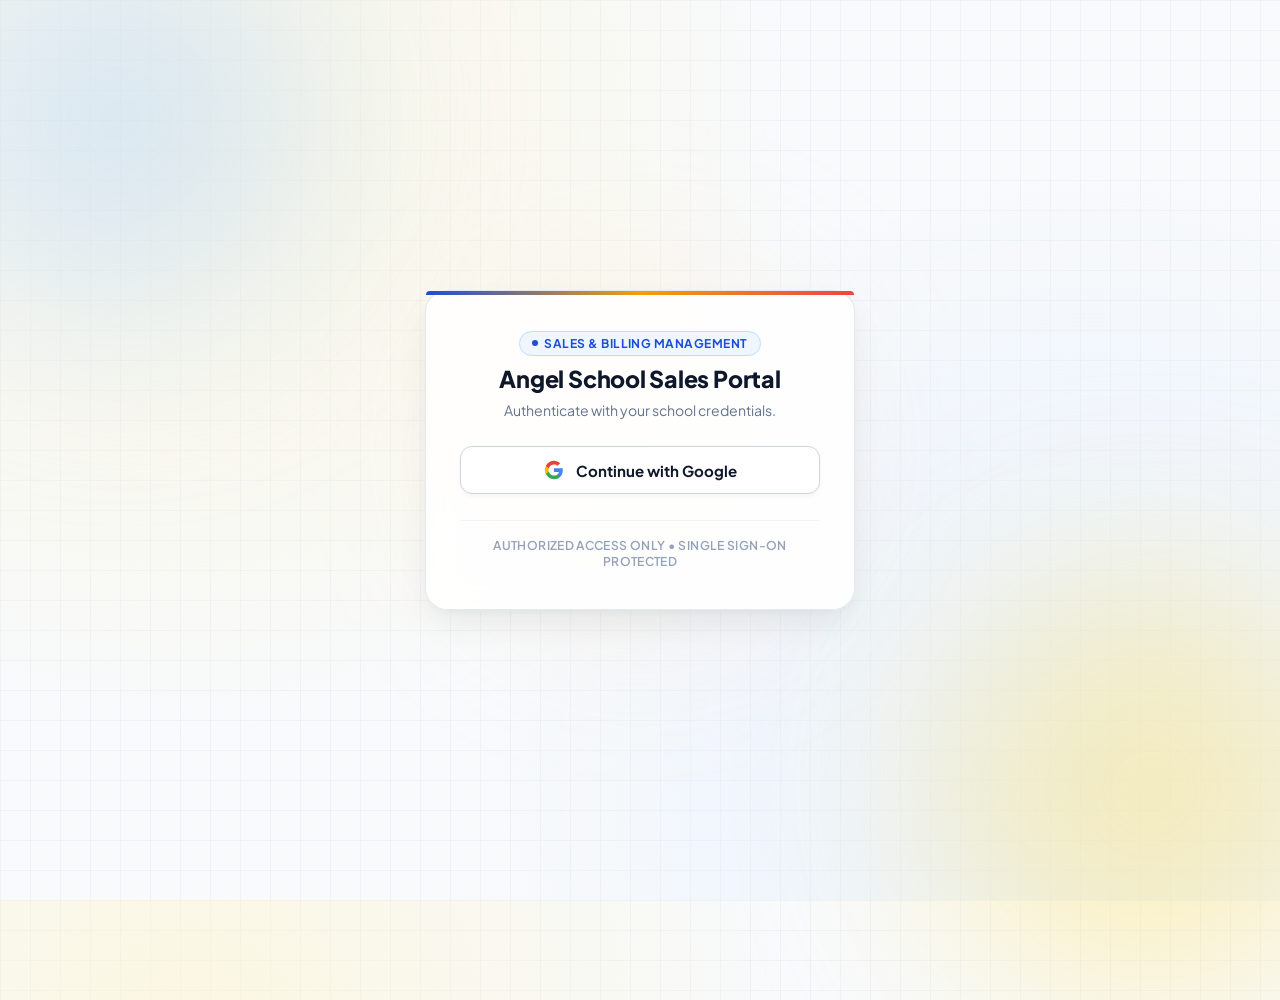
<file: index.html>
<!DOCTYPE html>
<html lang="en">
<head>
    <meta charset="UTF-8" />
    <meta name="viewport" content="width=device-width, initial-scale=1.0" />
    <title>School Sales Portal | Uniform Entry</title>
    <link rel="stylesheet" href="style.css" />
    <link rel="icon" type="image/png" sizes="32x32" href="school logo.png" />
</head>
<body>
<div class="container">
    <!-- Navbar -->
    <header class="navbar">
        <div class="nav-brand">
            👋 Welcome, <span id="userEmailDisplay" class="welcome-user">Accountant</span>
        </div>
        <nav class="nav-links">
            <div class="nav-dropdown active">
                <button type="button" class="nav-dropbtn">Uniform ▾</button>
                <div class="dropdown-menu">
                    <a href="index.html" class="dropdown-item active">Daily Sales</a>
                    <a href="monthly-sales.html" class="dropdown-item">Monthly Report</a>
                </div>
            </div>
            <div class="nav-dropdown">
                <button type="button" class="nav-dropbtn">Books ▾</button>
                <div class="dropdown-menu">
                    <a href="books-daily.html" class="dropdown-item">Daily Sales</a>
                    <a href="books-monthly.html" class="dropdown-item">Monthly Report</a>
                </div>
            </div>
            <button id="authBtn" type="button" class="logout-btn">Logout</button>
        </nav>
    </header>

    <div id="appContainer" style="display: none;">
        <header class="header">
            <div class="header-title-box">
                <h1>Angel School Sales - Uniform Department</h1>
                <p>New Bill Entry Portal</p>
            </div>
            <div class="school-crest-badge">
                <img src="school logo.png" alt="Angel High School Crest" />
                <span>Work is Worship</span>
            </div>
        </header>

        <!-- New Uniform Bill Card -->
        <section class="card">
            <h2>New Uniform Bill</h2>
            <form id="billForm">
                <div class="bill-info">
                    <div class="form-group">
                        <label for="branch">Branch *</label>
                        <select id="branch" required>
                            <option value="">Select Branch</option>
                            <option value="Hadapsar">Hadapsar</option>
                            <option value="Loni">Loni</option>
                            <option value="Fursungi">Fursungi</option>
                            <option value="Urli">Urli</option>
                        </select>
                    </div>

                    <div class="form-group">
                        <label for="studentName">Student Name *</label>
                        <input type="text" id="studentName" placeholder="Enter student's full name" required />
                    </div>

                    <div class="form-group">
                        <label for="billDate">Bill Date *</label>
                        <input type="date" id="billDate" required />
                    </div>

                    <div class="form-group">
                        <label for="billNo">Bill No. *</label>
                        <input type="text" id="billNo" placeholder="Auto-generates (e.g. U0001)" required />
                    </div>

                    <div class="form-group">
                        <label for="standard">Std. *</label>
                        <select id="standard" required>
                            <option value="">Select Standard</option>
                            <option value="Nursery">Nursery</option>
                            <option value="jr. kg.">jr. kg.</option>
                            <option value="sr. kg.">sr. kg.</option>
                            <option value="I">I</option>
                            <option value="II">II</option>
                            <option value="III">III</option>
                            <option value="IV">IV</option>
                            <option value="V">V</option>
                            <option value="VI">VI</option>
                            <option value="VII">VII</option>
                            <option value="VIII">VIII</option>
                            <option value="IX">IX</option>
                            <option value="X">X</option>
                            <option value="XI">XI</option>
                            <option value="XII">XII</option>
                        </select>
                    </div>

                    <div class="form-group">
                        <label for="gender">Gender *</label>
                        <select id="gender" required>
                            <option value="">Select Gender</option>
                            <option value="BOYS">BOYS</option>
                            <option value="GIRLS">GIRLS</option>
                        </select>
                    </div>

                    <div class="form-group">
                        <label for="paymentMode">Payment Mode *</label>
                        <select id="paymentMode" required>
                            <option value="">Select Payment Mode</option>
                            <option value="Cash">Cash</option>
                            <option value="Online">Online</option>
                        </select>
                    </div>

                    <div class="form-group" id="transactionIdGroup" style="display: none;">
                        <label for="transactionId">Transaction ID *</label>
                        <input type="text" id="transactionId" placeholder="Enter transaction ID" />
                    </div>
                </div>

                <!-- Uniform Items Section -->
                <div class="items-section">
                    <div class="items-header">
                        <div>
                            <h3>Items *</h3>
                            <p class="items-help">Add uniform items (Prices auto-sync based on Std & Gender)</p>
                        </div>
                        <button type="button" id="addItemBtn" class="add-item-btn">+ Add Item</button>
                    </div>

                    <div class="item-row item-header-row">
                        <div>Item *</div>
                        <div>Size</div>
                        <div>Qty. *</div>
                        <div>Amount (₹) *</div>
                        <div></div>
                    </div>

                    <div id="itemsContainer"></div>

                    <div class="bill-total">
                        <span>Total</span>
                        <strong id="billTotal">₹0.00</strong>
                    </div>

                    <div class="form-actions">
                        <button type="submit" class="save-btn">Save Bill</button>
                        <button type="button" id="clearBtn" class="clear-btn">Clear</button>
                    </div>
                </div>
            </form>
        </section>

        <footer>
            <p>© 2026 School Sales Portal • Uniform Department</p>
        </footer>
    </div>
</div>

<script src="prices.js"></script>
<script src="app.js"></script>
</body>
</html>
</file>
<file: style.css>
@import url('https://fonts.googleapis.com/css2?family=Plus+Jakarta+Sans:wght@400;500;600;700;800&display=swap');

:root {
  /* School Crest Palette */
  --crest-blue: #1d4ed8;       /* Deep Royal / Navy */
  --crest-blue-light: #eff6ff; /* Soft sky wash */
  --crest-gold: #f59e0b;       /* Warm sunrise gold */
  --crest-gold-soft: #fef3c7;  /* Gentle butter cream */
  --crest-red: #ef4444;        /* Ribbon red */
  --crest-red-soft: #fee2e2;
  --crest-green: #10b981;      /* Fresh academic green */
  --crest-green-hover: #059669;

  /* Neutrals & Surfaces */
  --bg-page: #f8fafc;
  --surface: rgba(255, 255, 255, 0.95);
  --surface-border: #e2e8f0;
  --text-main: #0f172a;
  --text-muted: #64748b;
  --shadow-soft: 0 4px 16px -2px rgba(15, 23, 42, 0.05), 0 2px 6px -1px rgba(15, 23, 42, 0.03);
  --radius-card: 18px;
  --radius-input: 10px;
}

* {
  box-sizing: border-box;
  margin: 0;
  padding: 0;
}

body {
  font-family: 'Plus Jakarta Sans', system-ui, -apple-system, sans-serif;
  background-color: var(--bg-page);
  background-image: 
    radial-gradient(circle at 10% 10%, rgba(254, 243, 199, 0.45) 0%, transparent 40%),
    radial-gradient(circle at 90% 90%, rgba(219, 234, 254, 0.5) 0%, transparent 40%),
    linear-gradient(to right, rgba(226, 232, 240, 0.35) 1px, transparent 1px),
    linear-gradient(to bottom, rgba(226, 232, 240, 0.35) 1px, transparent 1px);
  background-size: 100% 100%, 100% 100%, 28px 28px, 28px 28px;
  background-attachment: fixed;
  color: var(--text-main);
  -webkit-font-smoothing: antialiased;
  overflow-x: hidden;
  line-height: 1.5;
}

.container {
  width: 94%;
  max-width: 1240px;
  margin: 20px auto 40px auto;
}

/* ==================================================
   1. NAVIGATION BAR
================================================== */
.navbar {
  background: var(--surface);
  backdrop-filter: blur(14px);
  -webkit-backdrop-filter: blur(14px);
  border: 1px solid rgba(226, 232, 240, 0.85);
  border-radius: var(--radius-card);
  padding: 12px 22px;
  margin-bottom: 22px;
  display: flex;
  align-items: center;
  justify-content: space-between;
  box-shadow: var(--shadow-soft);
  position: relative;
  z-index: 100;
}

.navbar::before {
  content: "";
  position: absolute;
  top: 0;
  left: 0;
  right: 0;
  height: 3px;
  background: linear-gradient(90deg, #1d4ed8 0%, #f59e0b 50%, #ef4444 100%);
  border-top-left-radius: var(--radius-card);
  border-top-right-radius: var(--radius-card);
}

.nav-brand {
  font-size: 0.95rem;
  font-weight: 600;
  color: #334155;
  display: flex;
  align-items: center;
  gap: 10px;
}

.welcome-user {
  color: var(--crest-blue);
  font-weight: 700;
  background: var(--crest-blue-light);
  padding: 4px 12px;
  border-radius: 20px;
  border: 1px solid #bfdbfe;
  font-size: 0.88rem;
}

.nav-links {
  display: flex;
  align-items: center;
  gap: 10px;
}

.nav-dropdown {
  position: relative;
}

.nav-dropbtn {
  background: #f1f5f9;
  border: 1px solid #e2e8f0;
  cursor: pointer;
  font-family: inherit;
  font-size: 0.88rem;
  font-weight: 600;
  color: #475569;
  padding: 8px 16px;
  border-radius: 10px;
  display: flex;
  align-items: center;
  gap: 6px;
  transition: all 0.2s cubic-bezier(0.4, 0, 0.2, 1);
}

.nav-dropbtn:hover {
  background: #e2e8f0;
  color: var(--text-main);
  transform: translateY(-1px);
}

.nav-dropdown.active .nav-dropbtn {
  background: var(--crest-blue);
  color: #ffffff;
  border-color: var(--crest-blue);
  box-shadow: 0 3px 8px rgba(29, 78, 216, 0.25);
}

.dropdown-menu {
  display: none;
  position: absolute;
  top: calc(100% + 6px);
  right: 0;
  background: #ffffff;
  min-width: 180px;
  border-radius: 12px;
  box-shadow: 0 10px 25px -5px rgba(0, 0, 0, 0.15), 0 8px 10px -6px rgba(0, 0, 0, 0.05);
  border: 1px solid #cbd5e1;
  padding: 6px;
  z-index: 9999;
}

.nav-dropdown:hover .dropdown-menu,
.nav-dropdown:focus-within .dropdown-menu {
  display: block;
}

.dropdown-item {
  display: block;
  text-decoration: none;
  padding: 9px 14px;
  border-radius: 8px;
  font-size: 0.86rem;
  font-weight: 500;
  color: #475569;
  transition: all 0.15s ease;
}

.dropdown-item:hover {
  background: #f8fafc;
  color: var(--crest-blue);
  padding-left: 17px;
}

.dropdown-item.active {
  background: var(--crest-blue-light);
  color: var(--crest-blue);
  font-weight: 700;
}

.logout-btn {
  background: var(--crest-red-soft);
  color: #b91c1c;
  border: 1px solid #fecaca;
  padding: 8px 16px;
  border-radius: 10px;
  font-size: 0.88rem;
  font-weight: 600;
  cursor: pointer;
  transition: all 0.2s ease;
  margin-left: 4px;
}

.logout-btn:hover {
  background: var(--crest-red);
  color: #ffffff;
  border-color: var(--crest-red);
  transform: translateY(-1.5px);
  box-shadow: 0 4px 10px rgba(239, 68, 68, 0.25);
}

/* ==================================================
   2. CARDS & HEADERS
================================================== */
.card {
  background: var(--surface);
  backdrop-filter: blur(12px);
  border: 1px solid rgba(226, 232, 240, 0.9);
  padding: 26px 30px;
  border-radius: var(--radius-card);
  margin-bottom: 22px;
  box-shadow: var(--shadow-soft);
  transition: box-shadow 0.2s ease;
}

.card:hover {
  box-shadow: 0 6px 20px -3px rgba(15, 23, 42, 0.07);
}

.card h2 {
  font-size: 1.15rem;
  font-weight: 700;
  color: #0f172a;
  margin-bottom: 20px;
  display: flex;
  align-items: center;
  gap: 8px;
}

.header {
  background: var(--surface);
  backdrop-filter: blur(12px);
  border: 1px solid rgba(226, 232, 240, 0.9);
  padding: 24px 30px;
  border-radius: var(--radius-card);
  margin-bottom: 22px;
  box-shadow: var(--shadow-soft);
  display: flex;
  align-items: center;
  justify-content: space-between;
  flex-wrap: wrap;
  gap: 16px;
}

.header-title-box h1 {
  font-size: 1.5rem;
  font-weight: 800;
  color: #0f172a;
  letter-spacing: -0.02em;
}

.header-title-box p {
  color: var(--text-muted);
  font-size: 0.9rem;
  margin-top: 2px;
}

.school-crest-badge {
  display: flex;
  align-items: center;
  gap: 12px;
  background: #ffffff;
  border: 1px solid #e2e8f0;
  padding: 6px 14px 6px 8px;
  border-radius: 40px;
  box-shadow: 0 2px 5px rgba(0, 0, 0, 0.04);
}

.school-crest-badge img {
  width: 38px;
  height: 38px;
  object-fit: contain;
}

.school-crest-badge span {
  font-size: 0.8rem;
  font-weight: 700;
  color: #334155;
  text-transform: uppercase;
  letter-spacing: 0.04em;
}

/* ==================================================
   3. FORM INPUTS & SHARED FIELDS
================================================== */
.form-group {
  display: flex;
  flex-direction: column;
  width: 100%;
}

.form-group label {
  font-size: 0.78rem;
  font-weight: 700;
  color: #475569;
  margin-bottom: 6px;
  text-transform: uppercase;
  letter-spacing: 0.03em;
}

input,
select {
  width: 100%;
  height: 42px;
  padding: 8px 12px;
  border: 1.5px solid #cbd5e1;
  border-radius: var(--radius-input);
  font-size: 0.9rem;
  color: #0f172a;
  background: #ffffff;
  font-family: inherit;
  transition: all 0.2s ease;
}

input:focus,
select:focus {
  outline: none;
  border-color: var(--crest-blue);
  box-shadow: 0 0 0 3px rgba(29, 78, 216, 0.12);
  background-color: #ffffff;
}

button {
  border: none;
  border-radius: var(--radius-input);
  padding: 10px 18px;
  font-size: 0.88rem;
  font-weight: 600;
  font-family: inherit;
  cursor: pointer;
  display: inline-flex;
  align-items: center;
  justify-content: center;
  transition: all 0.2s ease;
}

/* ==================================================
   4. REPORT CONTROLS TOOLBAR (SOLVES THE SCREEN ISSUE)
================================================== */
.report-controls {
  display: flex;
  flex-wrap: wrap;
  align-items: flex-end;
  gap: 14px;
  padding: 16px 20px;
  background: #f8fafc;
  border: 1px solid #e2e8f0;
  border-radius: 14px;
  margin-bottom: 22px;
}

.report-controls .form-group {
  flex: 1 1 180px;
  min-width: 160px;
  max-width: 220px;
}

.report-buttons {
  display: flex;
  align-items: center;
  gap: 8px;
  flex-wrap: wrap;
  margin-left: auto;
}

.secondary-btn {
  background: #0f172a;
  color: #ffffff;
}

.secondary-btn:hover {
  background: var(--crest-blue);
  transform: translateY(-1px);
}

.clear-btn {
  background: #ffffff;
  color: #475569;
  border: 1.5px solid #cbd5e1;
}

.clear-btn:hover {
  background: #f1f5f9;
  color: #0f172a;
}

.save-btn {
  background: var(--crest-green);
  color: #ffffff;
}

.save-btn:hover {
  background: var(--crest-green-hover);
  transform: translateY(-1px);
}

/* ==================================================
   5. SUMMARY KPI CARDS (REPORT PAGES)
================================================== */
.monthly-summary {
  display: grid;
  grid-template-columns: repeat(auto-fit, minmax(220px, 1fr));
  gap: 16px;
  margin-top: 20px;
}

.summary-box {
  background: #ffffff;
  border: 1.5px solid #e2e8f0;
  padding: 18px 22px;
  border-radius: 14px;
  box-shadow: 0 1px 3px rgba(0, 0, 0, 0.02);
}

.summary-box span {
  display: block;
  color: #64748b;
  font-size: 0.78rem;
  font-weight: 700;
  text-transform: uppercase;
  letter-spacing: 0.02em;
  margin-bottom: 6px;
}

.summary-box strong {
  font-size: 1.6rem;
  color: var(--crest-blue);
  font-weight: 800;
}

/* ==================================================
   6. BILL ENTRY GRID & ITEM ROWS (DAILY PAGES)
================================================== */
.bill-info {
  display: grid;
  grid-template-columns: repeat(auto-fit, minmax(210px, 1fr));
  gap: 16px;
  margin-bottom: 26px;
}

.items-section {
  margin-top: 14px;
  background: #fdfefe;
  border: 1px solid #e2e8f0;
  border-radius: 14px;
  padding: 20px;
}

.items-header {
  display: flex;
  justify-content: space-between;
  align-items: center;
  flex-wrap: wrap;
  gap: 10px;
  margin-bottom: 16px;
}

.items-header h3 {
  font-size: 1.05rem;
  font-weight: 700;
  color: #0f172a;
}

.items-help {
  color: var(--text-muted);
  font-size: 0.8rem;
  margin-top: 2px;
}

.add-item-btn {
  background: #0f172a;
  color: #ffffff;
  padding: 8px 16px;
  border-radius: 10px;
  font-size: 0.85rem;
  font-weight: 600;
}

.add-item-btn:hover {
  background: var(--crest-blue);
}

.item-row {
  display: grid;
  grid-template-columns: minmax(180px, 2fr) 95px 130px 38px;
  gap: 10px;
  align-items: center;
  margin-bottom: 10px;
}

.item-header-row {
  font-size: 0.78rem;
  font-weight: 700;
  color: #64748b;
  text-transform: uppercase;
  letter-spacing: 0.03em;
  margin-bottom: 6px;
}

.item-amount[readonly] {
  background: #f8fafc;
  color: #0f172a;
  font-weight: 700;
  cursor: default;
  border-color: #e2e8f0;
}

.remove-item-btn {
  width: 38px;
  height: 38px;
  background: var(--crest-red-soft);
  color: var(--crest-red);
  border: 1px solid #fee2e2;
  font-size: 1.15rem;
  border-radius: 10px;
  display: flex;
  align-items: center;
  justify-content: center;
  cursor: pointer;
}

.remove-item-btn:hover {
  background: var(--crest-red);
  color: #ffffff;
}

.bill-total {
  margin-top: 20px;
  padding: 16px 20px;
  background: linear-gradient(135deg, #eff6ff 0%, #fef3c7 100%);
  border: 1px solid #dbeafe;
  border-radius: 12px;
  display: flex;
  justify-content: flex-end;
  align-items: center;
  gap: 16px;
}

.bill-total span {
  font-size: 0.95rem;
  font-weight: 700;
  color: #334155;
  text-transform: uppercase;
}

.bill-total strong {
  font-size: 1.55rem;
  color: var(--crest-blue);
  font-weight: 800;
}

.form-actions {
  display: flex;
  justify-content: flex-end;
  gap: 12px;
  margin-top: 20px;
}

/* ==================================================
   7. DATA TABLES
================================================== */
.section-header {
  display: flex;
  justify-content: space-between;
  align-items: center;
  flex-wrap: wrap;
  gap: 12px;
  margin-bottom: 18px;
}

.today-summary {
  font-size: 0.88rem;
  color: #475569;
  background: #f8fafc;
  padding: 6px 14px;
  border-radius: 8px;
  border: 1px solid #e2e8f0;
}

.today-summary strong {
  color: var(--crest-blue);
}

.table-container {
  width: 100%;
  overflow-x: auto;
  -webkit-overflow-scrolling: touch;
  border: 1px solid #e2e8f0;
  border-radius: 12px;
  background: #ffffff;
}

table {
  width: 100%;
  border-collapse: collapse;
  min-width: 850px;
}

th, td {
  padding: 12px 16px;
  text-align: left;
  border-bottom: 1px solid #f1f5f9;
  vertical-align: middle;
}

th {
  background: #f8fafc;
  font-size: 0.78rem;
  font-weight: 700;
  color: #475569;
  text-transform: uppercase;
  white-space: nowrap;
}

td {
  font-size: 0.88rem;
  color: #334155;
}

tbody tr:hover {
  background-color: #f8fafc;
}

.empty-message {
  text-align: center;
  padding: 36px;
  color: #94a3b8;
  font-size: 0.9rem;
}

footer {
  text-align: center;
  padding: 24px 0 10px 0;
  color: #94a3b8;
  font-size: 0.8rem;
  font-weight: 500;
}

/* ==================================================
   8. MOBILE RESPONSIVENESS
================================================== */
@media (max-width: 768px) {
  .report-controls {
    flex-direction: column;
    align-items: stretch;
  }

  .report-controls .form-group {
    max-width: 100%;
  }

  .report-buttons {
    width: 100%;
    margin-left: 0;
  }

  .report-buttons button {
    flex: 1 1 45%;
  }

  .navbar {
    flex-direction: column;
    align-items: stretch;
    gap: 12px;
  }

  .nav-brand {
    justify-content: center;
  }

  .nav-links {
    justify-content: space-between;
    width: 100%;
  }
}
</file>
<file: login.css>
* {
  margin: 0;
  padding: 0;
  box-sizing: border-box;
}

body {
  min-height: 100vh;
  display: flex;
  align-items: center;
  justify-content: center;
  background-color: #f8fafc;
  font-family: 'Plus Jakarta Sans', system-ui, -apple-system, sans-serif;
  color: #0f172a;
  position: relative;
  overflow: hidden;
  padding: 20px;
  /* Soft academic grid */
  background-image: 
    radial-gradient(circle at 15% 15%, rgba(254, 243, 199, 0.5) 0%, transparent 45%),
    radial-gradient(circle at 85% 85%, rgba(219, 234, 254, 0.6) 0%, transparent 45%),
    linear-gradient(to right, rgba(226, 232, 240, 0.4) 1px, transparent 1px),
    linear-gradient(to bottom, rgba(226, 232, 240, 0.4) 1px, transparent 1px);
  background-size: 100% 100%, 100% 100%, 30px 30px, 30px 30px;
}

/* Ambient glow */
.blob {
  position: absolute;
  border-radius: 50%;
  filter: blur(100px);
  z-index: 0;
  opacity: 0.55;
  pointer-events: none;
}

.blob-1 {
  width: 400px;
  height: 400px;
  background: #bfdbfe; /* School Blue */
  top: -80px;
  left: -80px;
}

.blob-2 {
  width: 420px;
  height: 420px;
  background: #fde68a; /* School Gold */
  bottom: -100px;
  right: -80px;
}

.blob-3 {
  width: 280px;
  height: 280px;
  background: #fed7aa; /* Warm Sunrise */
  top: 50%;
  left: 50%;
  transform: translate(-50%, -50%);
  opacity: 0.35;
}

/* School Shield Glass Card */
.login-card {
  position: relative;
  z-index: 10;
  width: 100%;
  max-width: 430px;
  background: rgba(255, 255, 255, 0.88);
  backdrop-filter: blur(18px);
  -webkit-backdrop-filter: blur(18px);
  border: 1px solid rgba(226, 232, 240, 0.9);
  border-radius: 22px;
  padding: 40px 34px;
  box-shadow: 
    0 16px 36px -6px rgba(15, 23, 42, 0.08),
    0 4px 12px -2px rgba(15, 23, 42, 0.04);
  display: flex;
  flex-direction: column;
  gap: 26px;
  text-align: center;
}

.login-card::before {
  content: "";
  position: absolute;
  top: 0;
  left: 0;
  right: 0;
  height: 4px;
  border-radius: 22px 22px 0 0;
  background: linear-gradient(90deg, #1d4ed8 0%, #f59e0b 50%, #ef4444 100%);
}

.school-logo-img {
  width: 90px;
  height: 90px;
  object-fit: contain;
  margin: 0 auto 4px auto;
  filter: drop-shadow(0 4px 6px rgba(0, 0, 0, 0.06));
}

.card-header {
  display: flex;
  flex-direction: column;
  gap: 8px;
}

.brand-badge {
  display: inline-flex;
  align-items: center;
  gap: 6px;
  padding: 4px 12px;
  background: #eff6ff;
  border: 1px solid #bfdbfe;
  border-radius: 100px;
  font-size: 0.75rem;
  font-weight: 700;
  color: #1d4ed8;
  margin: 0 auto;
  text-transform: uppercase;
  letter-spacing: 0.04em;
}

.badge-dot {
  width: 6px;
  height: 6px;
  background: #1d4ed8;
  border-radius: 50%;
}

h1 {
  font-size: 1.45rem;
  font-weight: 800;
  color: #0f172a;
  letter-spacing: -0.01em;
}

.subtitle {
  font-size: 0.88rem;
  color: #64748b;
  line-height: 1.4;
}

.action-container {
  display: flex;
  flex-direction: column;
  gap: 14px;
}

.google-btn {
  width: 100%;
  display: flex;
  align-items: center;
  justify-content: center;
  gap: 12px;
  padding: 13px 20px;
  border-radius: 12px;
  border: 1.5px solid #cbd5e1;
  background: #ffffff;
  color: #0f172a;
  font-size: 0.94rem;
  font-weight: 700;
  font-family: inherit;
  cursor: pointer;
  transition: all 0.2s cubic-bezier(0.4, 0, 0.2, 1);
  box-shadow: 0 2px 4px rgba(15, 23, 42, 0.04);
}

.google-btn:hover {
  transform: translateY(-2px);
  background: #ffffff;
  border-color: #1d4ed8;
  box-shadow: 0 8px 20px rgba(29, 78, 216, 0.12);
}

.google-btn:active {
  transform: translateY(0);
}

.google-icon {
  width: 20px;
  height: 20px;
  flex-shrink: 0;
}

.card-footer {
  border-top: 1px solid #f1f5f9;
  padding-top: 16px;
}

.card-footer p {
  font-size: 0.76rem;
  color: #94a3b8;
  font-weight: 600;
  text-transform: uppercase;
  letter-spacing: 0.03em;
}

@media (max-width: 480px) {
  .login-card {
    padding: 30px 20px;
  }
}
</file>
<file: frontend/css/style.css>
@import url('https://fonts.googleapis.com/css2?family=Plus+Jakarta+Sans:wght@400;500;600;700;800&display=swap');

:root {
  /* School Crest Palette */
  --crest-blue: #1d4ed8;       /* Deep Royal / Navy */
  --crest-blue-light: #eff6ff; /* Soft sky wash */
  --crest-gold: #f59e0b;       /* Warm sunrise gold */
  --crest-gold-soft: #fef3c7;  /* Gentle butter cream */
  --crest-red: #ef4444;        /* Ribbon red */
  --crest-red-soft: #fee2e2;
  --crest-green: #10b981;      /* Fresh academic green */
  --crest-green-hover: #059669;

  /* Neutrals & Surfaces */
  --bg-page: #f8fafc;
  --surface: rgba(255, 255, 255, 0.95);
  --surface-border: #e2e8f0;
  --text-main: #0f172a;
  --text-muted: #64748b;
  --shadow-soft: 0 4px 16px -2px rgba(15, 23, 42, 0.05), 0 2px 6px -1px rgba(15, 23, 42, 0.03);
  --radius-card: 18px;
  --radius-input: 10px;
}

*, *::before, *::after {
  box-sizing: border-box;
  margin: 0;
  padding: 0;
}

body {
  font-family: 'Plus Jakarta Sans', system-ui, -apple-system, sans-serif;
  background-color: var(--bg-page);
  background-image: 
    radial-gradient(circle at 10% 10%, rgba(254, 243, 199, 0.45) 0%, transparent 40%),
    radial-gradient(circle at 90% 90%, rgba(219, 234, 254, 0.5) 0%, transparent 40%),
    linear-gradient(to right, rgba(226, 232, 240, 0.35) 1px, transparent 1px),
    linear-gradient(to bottom, rgba(226, 232, 240, 0.35) 1px, transparent 1px);
  background-size: 100% 100%, 100% 100%, 28px 28px, 28px 28px;
  background-attachment: fixed;
  color: var(--text-main);
  -webkit-font-smoothing: antialiased;
  overflow-x: hidden;
  line-height: 1.5;
}

.container {
  width: 94%;
  max-width: 1240px;
  margin: 20px auto 40px auto;
}

/* ==================================================
   1. NAVIGATION BAR
================================================== */
.navbar {
  background: var(--surface);
  backdrop-filter: blur(14px);
  -webkit-backdrop-filter: blur(14px);
  border: 1px solid rgba(226, 232, 240, 0.85);
  border-radius: var(--radius-card);
  padding: 12px 22px;
  margin-bottom: 22px;
  display: flex;
  align-items: center;
  justify-content: space-between;
  box-shadow: var(--shadow-soft);
  position: relative;
  z-index: 100;
}

.navbar::before {
  content: "";
  position: absolute;
  top: 0;
  left: 0;
  right: 0;
  height: 3px;
  background: linear-gradient(90deg, #1d4ed8 0%, #f59e0b 50%, #ef4444 100%);
  border-top-left-radius: var(--radius-card);
  border-top-right-radius: var(--radius-card);
}

.nav-brand {
  font-size: 0.95rem;
  font-weight: 600;
  color: #334155;
  display: flex;
  align-items: center;
  gap: 10px;
}

.welcome-user {
  color: var(--crest-blue);
  font-weight: 700;
  background: var(--crest-blue-light);
  padding: 4px 12px;
  border-radius: 20px;
  border: 1px solid #bfdbfe;
  font-size: 0.88rem;
}

.nav-links {
  display: flex;
  align-items: center;
  gap: 10px;
}

.nav-dropdown {
  position: relative;
}

.nav-dropbtn {
  background: #f1f5f9;
  border: 1px solid #e2e8f0;
  cursor: pointer;
  font-family: inherit;
  font-size: 0.88rem;
  font-weight: 600;
  color: #475569;
  padding: 8px 16px;
  border-radius: 10px;
  display: flex;
  align-items: center;
  gap: 6px;
  transition: all 0.2s cubic-bezier(0.4, 0, 0.2, 1);
}

.nav-dropbtn:hover {
  background: #e2e8f0;
  color: var(--text-main);
  transform: translateY(-1px);
}

.nav-dropdown.active .nav-dropbtn {
  background: var(--crest-blue);
  color: #ffffff;
  border-color: var(--crest-blue);
  box-shadow: 0 3px 8px rgba(29, 78, 216, 0.25);
}

.dropdown-menu {
  display: none;
  position: absolute;
  top: calc(100% + 6px);
  right: 0;
  background: #ffffff;
  min-width: 180px;
  border-radius: 12px;
  box-shadow: 0 10px 25px -5px rgba(0, 0, 0, 0.15), 0 8px 10px -6px rgba(0, 0, 0, 0.05);
  border: 1px solid #cbd5e1;
  padding: 6px;
  z-index: 9999;
}

.nav-dropdown:hover .dropdown-menu,
.nav-dropdown:focus-within .dropdown-menu {
  display: block;
}

.dropdown-item {
  display: block;
  text-decoration: none;
  padding: 9px 14px;
  border-radius: 8px;
  font-size: 0.86rem;
  font-weight: 500;
  color: #475569;
  transition: all 0.15s ease;
}

.dropdown-item:hover {
  background: #f8fafc;
  color: var(--crest-blue);
  padding-left: 17px;
}

.dropdown-item.active {
  background: var(--crest-blue-light);
  color: var(--crest-blue);
  font-weight: 700;
}

.logout-btn {
  background: var(--crest-red-soft);
  color: #b91c1c;
  border: 1px solid #fecaca;
  padding: 8px 16px;
  border-radius: 10px;
  font-size: 0.88rem;
  font-weight: 600;
  cursor: pointer;
  transition: all 0.2s ease;
  margin-left: 4px;
}

.logout-btn:hover {
  background: var(--crest-red);
  color: #ffffff;
  border-color: var(--crest-red);
  transform: translateY(-1.5px);
  box-shadow: 0 4px 10px rgba(239, 68, 68, 0.25);
}

/* ==================================================
   2. CARDS & HEADERS
================================================== */
.card {
  background: var(--surface);
  backdrop-filter: blur(12px);
  border: 1px solid rgba(226, 232, 240, 0.9);
  padding: 26px 30px;
  border-radius: var(--radius-card);
  margin-bottom: 22px;
  box-shadow: var(--shadow-soft);
  transition: box-shadow 0.2s ease;
  width: 100%;
  overflow-x: hidden;
}

.card:hover {
  box-shadow: 0 6px 20px -3px rgba(15, 23, 42, 0.07);
}

.card h2 {
  font-size: 1.15rem;
  font-weight: 700;
  color: #0f172a;
  margin-bottom: 20px;
  display: flex;
  align-items: center;
  gap: 8px;
}

.header {
  background: var(--surface);
  backdrop-filter: blur(12px);
  border: 1px solid rgba(226, 232, 240, 0.9);
  padding: 24px 30px;
  border-radius: var(--radius-card);
  margin-bottom: 22px;
  box-shadow: var(--shadow-soft);
  display: flex;
  align-items: center;
  justify-content: space-between;
  flex-wrap: wrap;
  gap: 16px;
}

.header-title-box h1 {
  font-size: 1.5rem;
  font-weight: 800;
  color: #0f172a;
  letter-spacing: -0.02em;
}

.header-title-box p {
  color: var(--text-muted);
  font-size: 0.9rem;
  margin-top: 2px;
}

.school-crest-badge {
  display: flex;
  align-items: center;
  gap: 12px;
  background: #ffffff;
  border: 1px solid #e2e8f0;
  padding: 6px 14px 6px 8px;
  border-radius: 40px;
  box-shadow: 0 2px 5px rgba(0, 0, 0, 0.04);
}

.school-crest-badge img {
  width: 38px;
  height: 38px;
  object-fit: contain;
}

.school-crest-badge span {
  font-size: 0.8rem;
  font-weight: 700;
  color: #334155;
  text-transform: uppercase;
  letter-spacing: 0.04em;
}

/* ==================================================
   3. FORM INPUTS & SHARED FIELDS
================================================== */
.form-group {
  display: flex;
  flex-direction: column;
  width: 100%;
}

.form-group label {
  font-size: 0.78rem;
  font-weight: 700;
  color: #475569;
  margin-bottom: 6px;
  text-transform: uppercase;
  letter-spacing: 0.03em;
}

input,
select {
  width: 100%;
  height: 42px;
  padding: 8px 12px;
  border: 1.5px solid #cbd5e1;
  border-radius: var(--radius-input);
  font-size: 0.9rem;
  color: #0f172a;
  background: #ffffff;
  font-family: inherit;
  transition: all 0.2s ease;
  min-width: 0;
}

input:focus,
select:focus {
  outline: none;
  border-color: var(--crest-blue);
  box-shadow: 0 0 0 3px rgba(29, 78, 216, 0.12);
  background-color: #ffffff;
}

button {
  border: none;
  border-radius: var(--radius-input);
  padding: 10px 18px;
  font-size: 0.88rem;
  font-weight: 600;
  font-family: inherit;
  cursor: pointer;
  display: inline-flex;
  align-items: center;
  justify-content: center;
  transition: all 0.2s ease;
}

/* ==================================================
   4. REPORT CONTROLS TOOLBAR
================================================== */
.report-controls {
  display: flex;
  flex-wrap: wrap;
  align-items: flex-end;
  gap: 14px;
  padding: 16px 20px;
  background: #f8fafc;
  border: 1px solid #e2e8f0;
  border-radius: 14px;
  margin-bottom: 22px;
}

.report-controls .form-group {
  flex: 1 1 180px;
  min-width: 160px;
  max-width: 220px;
}

.report-buttons {
  display: flex;
  align-items: center;
  gap: 8px;
  flex-wrap: wrap;
  margin-left: auto;
}

.secondary-btn {
  background: #0f172a;
  color: #ffffff;
}

.secondary-btn:hover {
  background: var(--crest-blue);
  transform: translateY(-1px);
}

.clear-btn {
  background: #ffffff;
  color: #475569;
  border: 1.5px solid #cbd5e1;
}

.clear-btn:hover {
  background: #f1f5f9;
  color: #0f172a;
}

.save-btn {
  background: var(--crest-green);
  color: #ffffff;
}

.save-btn:hover {
  background: var(--crest-green-hover);
  transform: translateY(-1px);
}

/* ==================================================
   5. SUMMARY KPI CARDS (REPORT PAGES)
================================================== */
.monthly-summary {
  display: grid;
  grid-template-columns: repeat(auto-fit, minmax(220px, 1fr));
  gap: 16px;
  margin-top: 20px;
}

.summary-box {
  background: #ffffff;
  border: 1.5px solid #e2e8f0;
  padding: 18px 22px;
  border-radius: 14px;
  box-shadow: 0 1px 3px rgba(0, 0, 0, 0.02);
}

.summary-box span {
  display: block;
  color: #64748b;
  font-size: 0.78rem;
  font-weight: 700;
  text-transform: uppercase;
  letter-spacing: 0.02em;
  margin-bottom: 6px;
}

.summary-box strong {
  font-size: 1.6rem;
  color: var(--crest-blue);
  font-weight: 800;
}

/* ==================================================
   6. BILL ENTRY GRID & ITEM ROWS (FIXED BOUNDARY)
================================================== */
.bill-info {
  display: grid;
  grid-template-columns: repeat(auto-fit, minmax(210px, 1fr));
  gap: 16px;
  margin-bottom: 26px;
}

.items-section {
  margin-top: 14px;
  background: #fdfefe;
  border: 1px solid #e2e8f0;
  border-radius: 14px;
  padding: 20px;
  width: 100%;
  overflow-x: hidden;
}

.items-header {
  display: flex;
  justify-content: space-between;
  align-items: center;
  flex-wrap: wrap;
  gap: 10px;
  margin-bottom: 16px;
}

.items-header h3 {
  font-size: 1.05rem;
  font-weight: 700;
  color: #0f172a;
}

.items-help {
  color: var(--text-muted);
  font-size: 0.8rem;
  margin-top: 2px;
}

.add-item-btn {
  background: #0f172a;
  color: #ffffff;
  padding: 8px 16px;
  border-radius: 10px;
  font-size: 0.85rem;
  font-weight: 600;
}

.add-item-btn:hover {
  background: var(--crest-blue);
}

/* 5-Column Grid with explicit sizing to stay inside card boundaries */
.item-row,
.item-header-row {
  display: grid;
  grid-template-columns: minmax(160px, 1fr) 90px 75px 115px 38px;
  gap: 10px;
  align-items: center;
  margin-bottom: 10px;
  width: 100%;
}

.item-row select,
.item-row input {
  width: 100%;
  min-width: 0;
}

.item-header-row {
  font-size: 0.76rem;
  font-weight: 700;
  color: #64748b;
  text-transform: uppercase;
  letter-spacing: 0.03em;
  margin-bottom: 8px;
}

.item-amount[readonly] {
  background: #f8fafc;
  color: #0f172a;
  font-weight: 700;
  cursor: default;
  border-color: #e2e8f0;
  text-align: right;
}

.remove-item-btn {
  width: 38px;
  height: 38px;
  min-width: 38px;
  background: var(--crest-red-soft);
  color: var(--crest-red);
  border: 1px solid #fee2e2;
  font-size: 1.15rem;
  border-radius: 10px;
  display: flex;
  align-items: center;
  justify-content: center;
  cursor: pointer;
  padding: 0;
}

.remove-item-btn:hover {
  background: var(--crest-red);
  color: #ffffff;
}

.bill-total {
  margin-top: 20px;
  padding: 16px 20px;
  background: linear-gradient(135deg, #eff6ff 0%, #fef3c7 100%);
  border: 1px solid #dbeafe;
  border-radius: 12px;
  display: flex;
  justify-content: flex-end;
  align-items: center;
  gap: 16px;
}

.bill-total span {
  font-size: 0.95rem;
  font-weight: 700;
  color: #334155;
  text-transform: uppercase;
}

.bill-total strong {
  font-size: 1.55rem;
  color: var(--crest-blue);
  font-weight: 800;
}

.form-actions {
  display: flex;
  justify-content: flex-end;
  gap: 12px;
  margin-top: 20px;
}

/* ==================================================
   7. DATA TABLES
================================================== */
.section-header {
  display: flex;
  justify-content: space-between;
  align-items: center;
  flex-wrap: wrap;
  gap: 12px;
  margin-bottom: 18px;
}

.today-summary {
  font-size: 0.88rem;
  color: #475569;
  background: #f8fafc;
  padding: 6px 14px;
  border-radius: 8px;
  border: 1px solid #e2e8f0;
}

.today-summary strong {
  color: var(--crest-blue);
}

.table-container {
  width: 100%;
  overflow-x: auto;
  -webkit-overflow-scrolling: touch;
  border: 1px solid #e2e8f0;
  border-radius: 12px;
  background: #ffffff;
}

table {
  width: 100%;
  border-collapse: collapse;
  min-width: 850px;
}

/* ==================================================
   FIXED-HEIGHT SCROLLABLE REPORT TABLES
   ================================================== */
.table-scroll-container {
    max-height: 520px;            /* Fixed vertical height */
    overflow-y: auto;             /* Internal vertical scrolling */
    overflow-x: auto;             /* Horizontal scroll for smaller screens */
    border: 1px solid var(--border-soft, #cbd5e1);
    border-radius: var(--radius-card, 12px);
    background: #ffffff;
    box-shadow: inset 0 2px 4px rgba(0, 0, 0, 0.03);
    position: relative;
}

/* Sticky header so column titles stay visible while scrolling down */
.table-scroll-container thead th {
    position: sticky;
    top: 0;
    z-index: 2;
    background: #f1f5f9;          /* Keep solid background to prevent see-through rows */
    box-shadow: 0 1px 2px rgba(0, 0, 0, 0.08);
}

/* Subtle scrollbar design */
.table-scroll-container::-webkit-scrollbar {
    width: 8px;
    height: 8px;
}
.table-scroll-container::-webkit-scrollbar-track {
    background: #f8fafc;
    border-radius: 8px;
}
.table-scroll-container::-webkit-scrollbar-thumb {
    background: #cbd5e1;
    border-radius: 8px;
}
.table-scroll-container::-webkit-scrollbar-thumb:hover {
    background: #94a3b8;
}

th, td {
  padding: 12px 16px;
  text-align: left;
  border-bottom: 1px solid #f1f5f9;
  vertical-align: middle;
}

th {
  background: #f8fafc;
  font-size: 0.78rem;
  font-weight: 700;
  color: #475569;
  text-transform: uppercase;
  white-space: nowrap;
}

td {
  font-size: 0.88rem;
  color: #334155;
}

tbody tr:hover {
  background-color: #f8fafc;
}

.empty-message {
  text-align: center;
  padding: 36px;
  color: #94a3b8;
  font-size: 0.9rem;
}

footer {
  text-align: center;
  padding: 24px 0 10px 0;
  color: #94a3b8;
  font-size: 0.8rem;
  font-weight: 500;
}

/* ==================================================
   8. MOBILE RESPONSIVENESS
================================================== */
@media (max-width: 768px) {
  .report-controls {
    flex-direction: column;
    align-items: stretch;
  }

  .report-controls .form-group {
    max-width: 100%;
  }

  .report-buttons {
    width: 100%;
    margin-left: 0;
  }

  .report-buttons button {
    flex: 1 1 45%;
  }

  .navbar {
    flex-direction: column;
    align-items: stretch;
    gap: 12px;
  }

  .nav-brand {
    justify-content: center;
  }

  .nav-links {
    justify-content: space-between;
    width: 100%;
  }

  /* Wrap items vertically on narrow mobile viewports */
  .item-row {
    grid-template-columns: 1fr 1fr;
    gap: 8px;
    background: #f8fafc;
    padding: 12px;
    border-radius: 10px;
    border: 1px solid #e2e8f0;
  }

  .item-row select:first-child {
    grid-column: span 2;
  }

  .item-header-row {
    display: none;
  }
}
</file>
